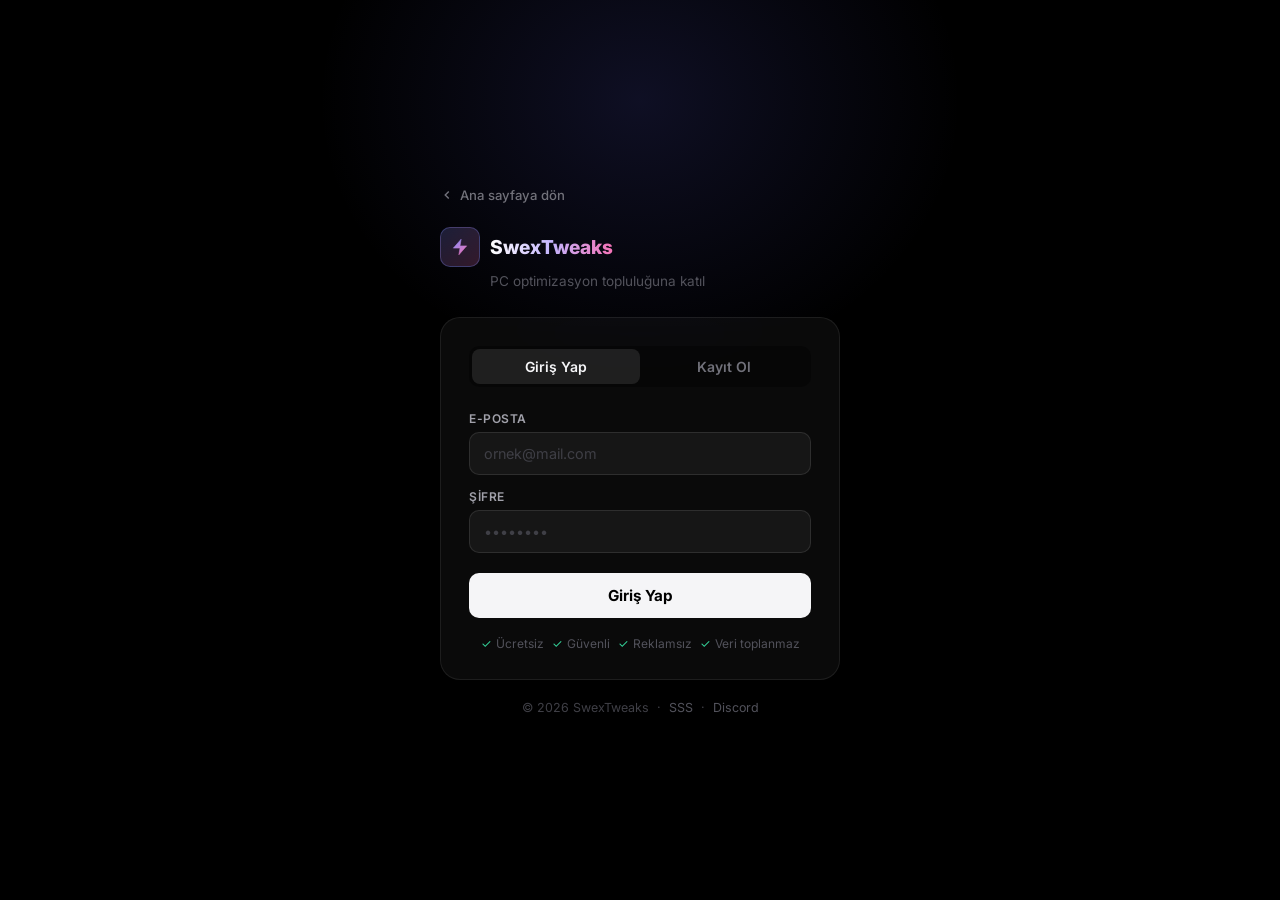
<file: login.html>
<!DOCTYPE html>
<html lang="tr">
<head>
  <meta charset="UTF-8" />
  <meta name="viewport" content="width=device-width, initial-scale=1.0" />
  <title>SwexTweaks — Giriş / Kayıt</title>
  <link rel="icon" href="data:image/svg+xml,<svg xmlns='http://www.w3.org/2000/svg' viewBox='0 0 100 100'><defs><linearGradient id='g' x1='0' y1='0' x2='1' y2='1'><stop offset='0%25' stop-color='%23818cf8'/><stop offset='100%25' stop-color='%23f472b6'/></linearGradient></defs><rect width='100' height='100' rx='22' fill='%230a0a0f'/><polygon points='55,10 20,55 48,55 45,90 80,45 52,45' fill='url(%23g)'/></svg>" />
  <link rel="preconnect" href="https://fonts.googleapis.com" />
  <link href="https://fonts.googleapis.com/css2?family=Inter:wght@400;500;600;700;800&display=swap" rel="stylesheet" />
  <style>
    * { box-sizing: border-box; margin: 0; padding: 0; }

    body {
      font-family: 'Inter', sans-serif;
      background: #000;
      color: #f5f5f7;
      min-height: 100vh;
      display: flex;
      align-items: center;
      justify-content: center;
      padding: 24px;
      -webkit-font-smoothing: antialiased;
    }

    body::before {
      content: '';
      position: fixed;
      top: -200px; left: 50%;
      transform: translateX(-50%);
      width: 700px; height: 600px;
      background: radial-gradient(ellipse, rgba(99,102,241,0.15) 0%, transparent 65%);
      pointer-events: none;
      z-index: 0;
    }

    .wrap {
      width: 100%;
      max-width: 400px;
      position: relative;
      z-index: 1;
    }

    .back {
      display: inline-flex;
      align-items: center;
      gap: 6px;
      color: #71717a;
      font-size: 0.82rem;
      font-weight: 500;
      text-decoration: none;
      margin-bottom: 24px;
      transition: color 0.15s;
    }
    .back:hover { color: #f5f5f7; }

    .logo {
      display: flex;
      align-items: center;
      gap: 10px;
      text-decoration: none;
      margin-bottom: 6px;
    }
    .logo-icon {
      width: 40px; height: 40px;
      background: linear-gradient(135deg, rgba(129,140,248,0.2), rgba(244,114,182,0.2));
      border: 1px solid rgba(129,140,248,0.3);
      border-radius: 10px;
      display: flex; align-items: center; justify-content: center;
    }
    .logo-text {
      font-size: 1.2rem;
      font-weight: 800;
      background: linear-gradient(90deg, #fff, #c4b5fd, #f472b6);
      -webkit-background-clip: text;
      -webkit-text-fill-color: transparent;
      background-clip: text;
    }
    .tagline {
      color: #52525b;
      font-size: 0.85rem;
      margin-bottom: 28px;
      padding-left: 50px;
    }

    .card {
      background: rgba(255,255,255,0.04);
      border: 1px solid rgba(255,255,255,0.08);
      border-radius: 20px;
      padding: 28px;
      backdrop-filter: blur(20px);
    }

    .tabs {
      display: flex;
      background: rgba(0,0,0,0.4);
      border-radius: 10px;
      padding: 3px;
      margin-bottom: 24px;
    }
    .tab-btn {
      flex: 1;
      padding: 9px;
      border: none;
      background: transparent;
      color: #71717a;
      font-family: 'Inter', sans-serif;
      font-size: 0.875rem;
      font-weight: 600;
      border-radius: 8px;
      cursor: pointer;
      transition: all 0.2s;
    }
    .tab-btn.active {
      background: rgba(255,255,255,0.1);
      color: #f5f5f7;
    }

    .panel { display: none; }
    .panel.show { display: block; }

    .field {
      margin-bottom: 14px;
    }
    .field label {
      display: block;
      font-size: 0.75rem;
      font-weight: 600;
      color: #a1a1aa;
      text-transform: uppercase;
      letter-spacing: 0.5px;
      margin-bottom: 6px;
    }
    .field input {
      width: 100%;
      background: rgba(255,255,255,0.05);
      border: 1px solid rgba(255,255,255,0.1);
      border-radius: 10px;
      padding: 12px 14px;
      color: #f5f5f7;
      font-family: 'Inter', sans-serif;
      font-size: 0.9rem;
      outline: none;
      transition: border-color 0.15s, box-shadow 0.15s;
    }
    .field input:focus {
      border-color: rgba(129,140,248,0.6);
      box-shadow: 0 0 0 3px rgba(99,102,241,0.12);
    }
    .field input::placeholder { color: #3f3f46; }

    .submit-btn {
      width: 100%;
      padding: 13px;
      background: #f5f5f7;
      color: #000;
      border: none;
      border-radius: 10px;
      font-family: 'Inter', sans-serif;
      font-size: 0.95rem;
      font-weight: 700;
      cursor: pointer;
      margin-top: 6px;
      transition: background 0.15s, transform 0.1s;
    }
    .submit-btn:hover { background: #e5e5e7; }
    .submit-btn:active { transform: scale(0.98); }
    .submit-btn:disabled { opacity: 0.5; cursor: not-allowed; }

    .status {
      margin-top: 12px;
      padding: 11px 14px;
      border-radius: 8px;
      font-size: 0.85rem;
      font-weight: 500;
      display: none;
    }
    .status.ok  { background: rgba(52,211,153,0.1); border: 1px solid rgba(52,211,153,0.2); color: #34d399; }
    .status.err { background: rgba(239,68,68,0.1);  border: 1px solid rgba(239,68,68,0.2);  color: #f87171; }

    .profile {
      display: none;
      text-align: center;
    }
    .profile-av {
      width: 72px; height: 72px;
      background: linear-gradient(135deg, #6366f1, #a855f7);
      border-radius: 50%;
      display: flex; align-items: center; justify-content: center;
      font-size: 1.8rem; font-weight: 800; color: #fff;
      margin: 0 auto 12px;
      box-shadow: 0 0 30px rgba(99,102,241,0.35);
    }
    .profile h3 { font-size: 1.1rem; font-weight: 800; margin-bottom: 4px; }
    .profile p  { color: #71717a; font-size: 0.85rem; margin-bottom: 16px; }
    .profile-badge {
      display: inline-flex; align-items: center; gap: 5px;
      background: rgba(52,211,153,0.1);
      border: 1px solid rgba(52,211,153,0.2);
      color: #34d399;
      padding: 5px 12px; border-radius: 50px;
      font-size: 0.78rem; font-weight: 700;
      margin-bottom: 20px;
    }
    .btn-home {
      display: block; width: 100%;
      padding: 11px;
      background: rgba(255,255,255,0.06);
      border: 1px solid rgba(255,255,255,0.1);
      border-radius: 10px;
      color: #a1a1aa;
      font-family: 'Inter', sans-serif;
      font-size: 0.875rem; font-weight: 600;
      text-decoration: none; text-align: center;
      margin-bottom: 8px;
      transition: border-color 0.15s, color 0.15s;
    }
    .btn-home:hover { border-color: rgba(255,255,255,0.2); color: #f5f5f7; }
    .btn-logout {
      width: 100%; padding: 11px;
      background: rgba(239,68,68,0.08);
      border: 1px solid rgba(239,68,68,0.2);
      border-radius: 10px;
      color: #f87171;
      font-family: 'Inter', sans-serif;
      font-size: 0.875rem; font-weight: 600;
      cursor: pointer;
      transition: background 0.15s;
    }
    .btn-logout:hover { background: rgba(239,68,68,0.15); }

    .features {
      display: flex; flex-wrap: wrap; gap: 8px;
      justify-content: center;
      margin-top: 18px;
    }
    .feat {
      display: flex; align-items: center; gap: 4px;
      font-size: 0.75rem; color: #52525b;
    }
    .feat span { color: #34d399; }

    .footer {
      text-align: center;
      margin-top: 20px;
      color: #3f3f46;
      font-size: 0.78rem;
    }
    .footer a { color: #52525b; text-decoration: none; }
    .footer a:hover { color: #a1a1aa; }
  </style>
</head>
<body>
  <div class="wrap">

    <a href="index.html" class="back">
      <svg width="14" height="14" viewBox="0 0 24 24" fill="none" stroke="currentColor" stroke-width="2.5"><polyline points="15 18 9 12 15 6"/></svg>
      Ana sayfaya dön
    </a>

    <a href="index.html" class="logo">
      <div class="logo-icon">
        <svg width="20" height="20" viewBox="0 0 18 18" fill="none">
          <path d="M10 2L3 10H9L8 16L15 8H9L10 2Z" fill="url(#lg)" stroke="url(#lg)" stroke-width="0.5" stroke-linejoin="round"/>
          <defs><linearGradient id="lg" x1="3" y1="2" x2="15" y2="16" gradientUnits="userSpaceOnUse"><stop offset="0%" stop-color="#818cf8"/><stop offset="100%" stop-color="#f472b6"/></linearGradient></defs>
        </svg>
      </div>
      <span class="logo-text">SwexTweaks</span>
    </a>
    <p class="tagline">PC optimizasyon topluluğuna katıl</p>

    <div class="card" id="auth-card">
      <div class="tabs">
        <button class="tab-btn active" id="btn-login" onclick="showTab('login')">Giriş Yap</button>
        <button class="tab-btn" id="btn-register" onclick="showTab('register')">Kayıt Ol</button>
      </div>

      <div class="panel show" id="panel-login">
        <div class="field">
          <label>E-posta</label>
          <input type="email" id="l-email" placeholder="ornek@mail.com" />
        </div>
        <div class="field">
          <label>Şifre</label>
          <input type="password" id="l-pass" placeholder="••••••••" />
        </div>
        <button class="submit-btn" id="l-btn" onclick="doLogin()">Giriş Yap</button>
        <div class="status" id="l-status"></div>
      </div>

      <div class="panel" id="panel-register">
        <div class="field">
          <label>Kullanıcı Adı</label>
          <input type="text" id="r-name" placeholder="Kullanıcı adın" />
        </div>
        <div class="field">
          <label>E-posta</label>
          <input type="email" id="r-email" placeholder="ornek@mail.com" />
        </div>
        <div class="field">
          <label>Şifre</label>
          <input type="password" id="r-pass" placeholder="En az 6 karakter" />
        </div>
        <button class="submit-btn" id="r-btn" onclick="doRegister()">Kayıt Ol</button>
        <div class="status" id="r-status"></div>
      </div>

      <div class="features">
        <div class="feat"><span>✓</span> Ücretsiz</div>
        <div class="feat"><span>✓</span> Güvenli</div>
        <div class="feat"><span>✓</span> Reklamsız</div>
        <div class="feat"><span>✓</span> Veri toplanmaz</div>
      </div>
    </div>

    <div class="card profile" id="profile-card">
      <div class="profile-av" id="p-av">?</div>
      <h3 id="p-name">Kullanıcı</h3>
      <p id="p-email">—</p>
      <div class="profile-badge">✓ Kayıtlı Üye</div>
      <a href="index.html" class="btn-home">Ana Sayfaya Dön</a>
      <button class="btn-logout" onclick="doLogout()">Çıkış Yap</button>
    </div>

    <div class="footer">
      © 2026 SwexTweaks &nbsp;·&nbsp;
      <a href="index.html#faq">SSS</a> &nbsp;·&nbsp;
      <a href="https://discord.gg/R9S3CcvK6w" target="_blank">Discord</a>
    </div>

  </div>

  <script>
    // HİÇ SUPABASE YOK - SADECE LOCALSTORAGE!
    
    function showTab(tab) {
      document.getElementById('btn-login').classList.toggle('active', tab === 'login');
      document.getElementById('btn-register').classList.toggle('active', tab === 'register');
      document.getElementById('panel-login').classList.toggle('show', tab === 'login');
      document.getElementById('panel-register').classList.toggle('show', tab === 'register');
    }

    function setStatus(id, msg, type) {
      const el = document.getElementById(id);
      el.textContent = msg;
      el.className = 'status ' + type;
      el.style.display = 'block';
    }

    // KAYIT - SADECE LOCALSTORAGE (SUPABASE YOK!)
    function doRegister() {
      const name  = document.getElementById('r-name').value.trim();
      const email = document.getElementById('r-email').value.trim();
      const pass  = document.getElementById('r-pass').value;

      if (!name || !email || !pass) { 
        setStatus('r-status', '⚠️ Tüm alanları doldur.', 'err'); 
        return; 
      }
      if (pass.length < 6) { 
        setStatus('r-status', '⚠️ Şifre en az 6 karakter olmalı.', 'err'); 
        return; 
      }

      const btn = document.getElementById('r-btn');
      btn.disabled = true; 
      btn.textContent = 'Kayıt olunuyor...';

      // Kullanıcıları localStorage'dan al
      const users = JSON.parse(localStorage.getItem('swex_users') || '[]');
      const existingUser = users.find(u => u.email === email);
      
      if (existingUser) {
        setStatus('r-status', '❌ Bu email adresi zaten kayıtlı.', 'err');
        btn.disabled = false; 
        btn.textContent = 'Kayıt Ol';
        return;
      }

      // Yeni kullanıcı oluştur
      const newUser = {
        id: Date.now(),
        username: name,
        email: email,
        password: pass,
        created_at: new Date().toISOString()
      };
      
      // localStorage'a kaydet
      users.push(newUser);
      localStorage.setItem('swex_users', JSON.stringify(users));

      setStatus('r-status', '✅ Kayıt başarılı! Şimdi giriş yapabilirsin.', 'ok');
      btn.disabled = false; 
      btn.textContent = 'Kayıt Ol';
      
      // Formu temizle
      document.getElementById('r-name').value = '';
      document.getElementById('r-email').value = '';
      document.getElementById('r-pass').value = '';
      
      // 2 saniye sonra login paneline geç
      setTimeout(() => {
        showTab('login');
        document.getElementById('l-email').value = email;
      }, 2000);
    }

    // GİRİŞ - SADECE LOCALSTORAGE (SUPABASE YOK!)
    function doLogin() {
      const email = document.getElementById('l-email').value.trim();
      const pass  = document.getElementById('l-pass').value;
      
      if (!email || !pass) { 
        setStatus('l-status', '⚠️ Tüm alanları doldur.', 'err'); 
        return; 
      }

      const btn = document.getElementById('l-btn');
      btn.disabled = true; 
      btn.textContent = 'Giriş yapılıyor...';

      // localStorage'dan kullanıcıları kontrol et
      const users = JSON.parse(localStorage.getItem('swex_users') || '[]');
      const user = users.find(u => u.email === email && u.password === pass);

      if (user) {
        localStorage.setItem('swex_current_user', JSON.stringify(user));
        showProfile(user);
      } else {
        setStatus('l-status', '❌ E-posta veya şifre hatalı.', 'err');
        btn.disabled = false; 
        btn.textContent = 'Giriş Yap';
      }
    }

    // ÇIKIŞ - SADECE LOCALSTORAGE (SUPABASE YOK!)
    function doLogout() {
      localStorage.removeItem('swex_current_user');
      document.getElementById('profile-card').style.display = 'none';
      document.getElementById('auth-card').style.display = 'block';
    }

    // PROFİL GÖSTER - SADECE LOCALSTORAGE (SUPABASE YOK!)
    function showProfile(user) {
      document.getElementById('auth-card').style.display = 'none';
      const pc = document.getElementById('profile-card');
      pc.style.display = 'block';
      const name = user.username || user.email.split('@')[0];
      document.getElementById('p-name').textContent = name;
      document.getElementById('p-email').textContent = user.email;
      document.getElementById('p-av').textContent = name[0].toUpperCase();
    }

    // Enter tuşu desteği
    document.addEventListener('keydown', e => {
      if (e.key !== 'Enter') return;
      const loginVisible = document.getElementById('panel-login').classList.contains('show');
      if (loginVisible) doLogin();
      else doRegister();
    });

    // Sayfa açılınca oturum kontrol
    window.addEventListener('load', () => {
      const currentUser = JSON.parse(localStorage.getItem('swex_current_user') || 'null');
      if (currentUser) {
        showProfile(currentUser);
      }
    });
  </script>
</body>
</html>
</file>
